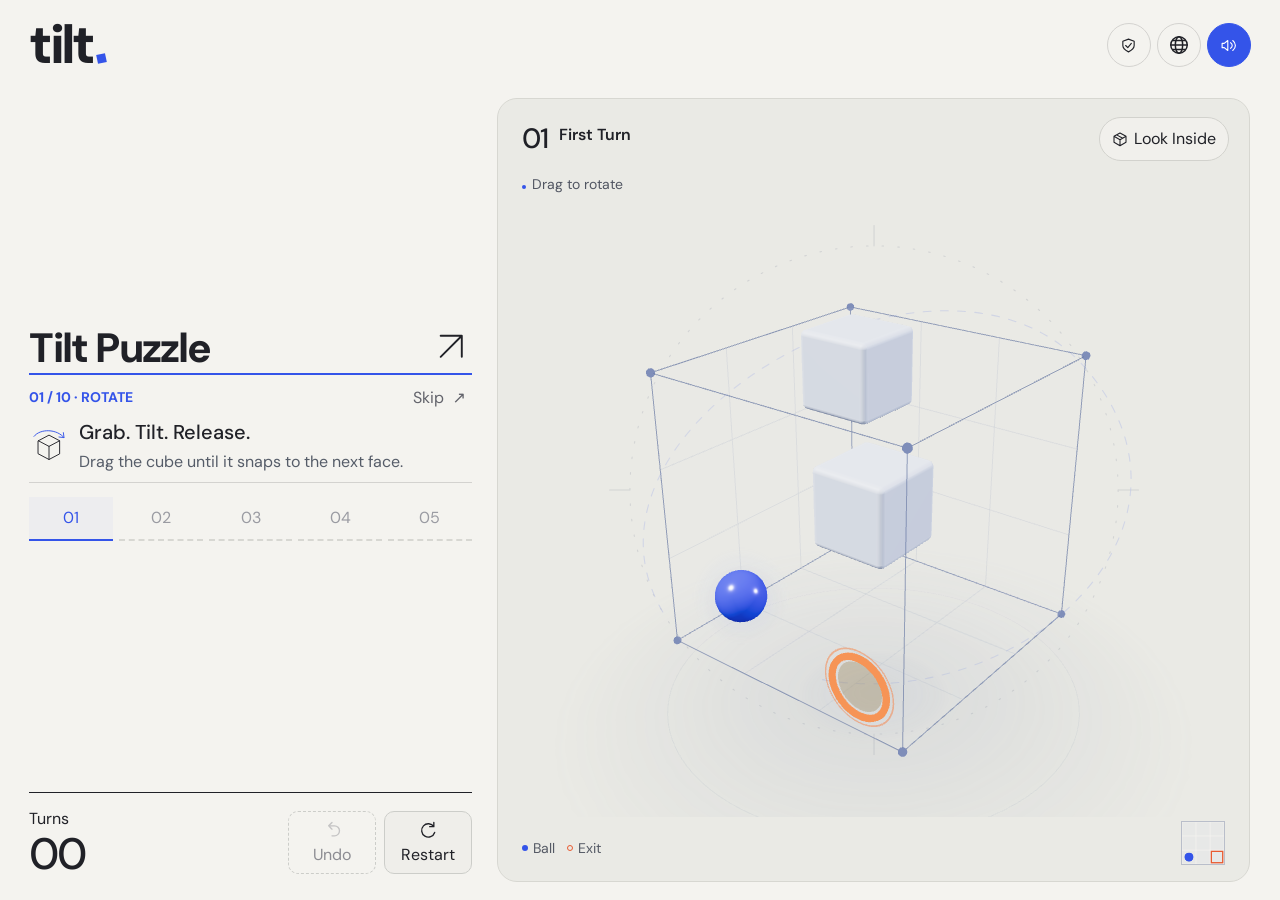
<file: index.html>
<!doctype html>
<html lang="en" data-boot-state="loading">
  <head>
    <meta charset="UTF-8" />
    <script>(()=>{const all={"en":{"title":"Tilt Puzzle","loading":"Preparing your puzzle…","label":"Loading {title}","error":"The puzzle could not start. Please try again.","retry":"Try again","errorLabel":"{title} could not start","javascript":"Please enable JavaScript to play {title}."},"ko":{"title":"틸트 퍼즐","loading":"퍼즐을 준비하고 있어요…","label":"{title} 불러오는 중","error":"퍼즐을 시작하지 못했습니다. 다시 시도해 주세요.","retry":"다시 시도","errorLabel":"{title} 시작 실패","javascript":"{title}을 플레이하려면 JavaScript를 활성화해 주세요."},"ja":{"title":"チルトパズル","loading":"パズルを準備しています…","label":"{title}を読み込み中","error":"パズルを開始できませんでした。もう一度お試しください。","retry":"もう一度試す","errorLabel":"{title}を開始できませんでした","javascript":"{title}をプレイするにはJavaScriptを有効にしてください。"},"zh-Hans":{"title":"倾转谜方","loading":"正在准备谜题…","label":"正在加载{title}","error":"无法启动谜题，请重试。","retry":"重试","errorLabel":"无法启动{title}","javascript":"请启用JavaScript以游玩{title}。"},"zh-Hant":{"title":"傾轉謎方","loading":"正在準備謎題…","label":"正在載入{title}","error":"無法啟動謎題，請重試。","retry":"重試","errorLabel":"無法啟動{title}","javascript":"請啟用JavaScript以遊玩{title}。"},"es":{"title":"Tilt Puzzle","loading":"Preparando tu puzle…","label":"Cargando {title}","error":"No se pudo iniciar el puzle. Inténtalo de nuevo.","retry":"Reintentar","errorLabel":"No se pudo iniciar {title}","javascript":"Activa JavaScript para jugar a {title}."},"pt-BR":{"title":"Tilt Puzzle","loading":"Preparando seu quebra-cabeça…","label":"Carregando {title}","error":"Não foi possível iniciar o quebra-cabeça. Tente novamente.","retry":"Tentar novamente","errorLabel":"Não foi possível iniciar {title}","javascript":"Ative o JavaScript para jogar {title}."},"de":{"title":"Tilt Puzzle","loading":"Dein Rätsel wird vorbereitet…","label":"{title} wird geladen","error":"Das Rätsel konnte nicht gestartet werden. Versuche es erneut.","retry":"Erneut versuchen","errorLabel":"{title} konnte nicht gestartet werden","javascript":"Aktiviere JavaScript, um {title} zu spielen."},"fr":{"title":"Tilt Puzzle","loading":"Préparation du casse-tête…","label":"Chargement de {title}","error":"Le casse-tête n'a pas pu démarrer. Réessaie.","retry":"Réessayer","errorLabel":"{title} n'a pas pu démarrer","javascript":"Active JavaScript pour jouer à {title}."},"id":{"title":"Tilt Puzzle","loading":"Menyiapkan teka-teki…","label":"Memuat {title}","error":"Teka-teki tidak dapat dimulai. Coba lagi.","retry":"Coba lagi","errorLabel":"{title} tidak dapat dimulai","javascript":"Aktifkan JavaScript untuk memainkan {title}."}},pick=function resolveLanguage(preferences){
 const list=typeof preferences==='string'?[preferences]:Array.isArray(preferences)?preferences:[];
 for(const raw of list){
  if(typeof raw!=='string')continue;
  const parts=raw.trim().replaceAll('_','-').toLowerCase().split('-'),base=parts[0];
  if(base==='zh'){
   if(parts.includes('hant'))return'zh-Hant';if(parts.includes('hans'))return'zh-Hans';
   return parts.some(p=>['tw','hk','mo'].includes(p))?'zh-Hant':'zh-Hans';
  };
  if(base==='pt')return'pt-BR';
  if(['en','ko','ja','es','de','fr','id'].includes(base))return base;
 };
 return'en';
};let stored;try{stored=localStorage.getItem('tilt-puzzle-language-v1');}catch{}const preference=stored==='auto'||Object.hasOwn(all,stored)?stored:'auto';const language=preference==='auto'?pick(navigator.languages||[navigator.language]):preference;const text=all[language]||all.en;window.__tiltBootLocale={language,preference,text};document.documentElement.lang=language;function value(key){return text[key].replaceAll('{title}',text.title);}function apply(){const cover=document.querySelector('#opening'),hint=document.querySelector('.opening-hint');if(!cover||!hint)return false;const mark=cover.querySelector('.opening-wordmark');if(text.title==='Tilt Puzzle'){const span=document.createElement('span');span.textContent='Puzzle';mark.replaceChildren(document.createTextNode('Tilt '),span);}else mark.textContent=text.title;hint.textContent=text.loading;cover.querySelector('#opening-error').textContent=text.error;cover.querySelector('#opening-retry').textContent=text.retry;cover.setAttribute('aria-label',value(document.documentElement.dataset.bootState==='error'?'errorLabel':'label'));document.title=text.title;return true;}const observer=new MutationObserver(()=>{if(apply())observer.disconnect();});observer.observe(document.documentElement,{childList:true,subtree:true});if(apply())observer.disconnect();})();</script>
    <script>
      // Independent of the module graph: even a failed entry/CSS load can retry.
      (()=>{
        const root=document.documentElement;let last=performance.now(),visible=0,timer;
        function retry(event){if(event.target?.id==='opening-retry'&&!root.hasAttribute('data-boot-managed'))location.reload();}
        function visibility(){last=performance.now();}
        function cleanup(removeRetry){clearTimeout(timer);window.removeEventListener('error',resourceError,true);window.removeEventListener('unhandledrejection',resourceError);document.removeEventListener('visibilitychange',visibility);if(removeRetry)document.removeEventListener('click',retry);}
        function fail(){
          if(root.dataset.bootState==='ready'||root.dataset.bootState==='error')return;
          root.dataset.bootState='error';const text=window.__tiltBootLocale?.text;document.querySelector('#opening')?.setAttribute('aria-label',text?text.errorLabel.replaceAll('{title}',text.title):'Tilt Puzzle could not start');
          document.querySelectorAll('link[rel="stylesheet"]').forEach(link=>link.remove());
          document.dispatchEvent(new Event('tilt:opening-error'));cleanup(false);
        }
        function resourceError(event){
          const target=event.target;
          if(event.type==='unhandledrejection'||event.error||event.message||target?.tagName==='SCRIPT'||(target?.tagName==='LINK'&&target.rel==='stylesheet'))fail();
        }
        function tick(){
          const now=performance.now();
          if(root.dataset.bootState==='ready'){cleanup(true);return;}
          if(root.hasAttribute('data-boot-managed'))return;
          if(!document.hidden)visible+=Math.max(0,now-last);last=now;
          if(visible>=15000){fail();return;}timer=setTimeout(tick,250);
        }
        document.addEventListener('click',retry);document.addEventListener('visibilitychange',visibility);
        window.addEventListener('error',resourceError,true);window.addEventListener('unhandledrejection',resourceError);
        document.addEventListener('tilt:opening-finished',()=>cleanup(true),{once:true});document.addEventListener('tilt:opening-failed',()=>cleanup(true),{once:true});
        timer=setTimeout(tick,250);
      })();
    </script>
    <meta name="viewport" content="width=device-width, initial-scale=1, viewport-fit=cover" />
    <meta name="theme-color" content="#f4f3ef" />
    <meta name="description" content="Rotate the cube and guide the ball to the exit. Explore 100 gravity puzzles with keys and portals." />
    <title>Tilt Puzzle</title>
    <style>
      html,body{margin:0;background:#f4f3ef}
      html[data-boot-state="loading"] .app,html[data-boot-state="error"] .app{visibility:hidden!important}
      html:not([data-boot-state="ready"]) .app{pointer-events:none!important}
      #opening{position:fixed;inset:0;z-index:10000;display:grid;place-items:center;overflow:hidden;background:#f4f3ef;color:#202127;font-family:'DM Sans',system-ui,sans-serif;isolation:isolate}
      .opening-content{display:flex;flex-direction:column;align-items:center;text-align:center;padding:24px}
      #opening svg{fill:none;stroke:none}
      .opening-mark{display:block;width:176px;height:176px;overflow:visible;transform-origin:50% 55%;animation:opening-settle .7s cubic-bezier(.2,.75,.2,1) both}
      .opening-wire{stroke-dasharray:1;stroke-dashoffset:1;animation:opening-draw .4s .04s ease-out forwards}
      .opening-blocks{opacity:0;animation:opening-appear .25s .17s ease-out forwards}
      .opening-ball{opacity:0;transform-box:fill-box;transform-origin:center;animation:opening-roll .42s .17s cubic-bezier(.2,.75,.2,1) forwards}
      .opening-exit{opacity:0;animation:opening-exit .3s .38s ease-out forwards}
      .opening-wordmark{font-size:34px;font-weight:800;line-height:1.2;letter-spacing:-1.4px;margin:0;opacity:0;animation:opening-appear .24s .34s ease-out forwards}.opening-wordmark span{color:#3454e9}
      .opening-hint{position:absolute;bottom:max(24px,env(safe-area-inset-bottom));font-size:12px;color:#62636b;opacity:0;animation:opening-appear .2s 1.2s ease-out forwards}
      #opening-error{display:none;max-width:280px;font-size:14px;line-height:1.5;margin:18px 0 0}
      #opening-retry{display:none;margin-top:14px;border:1px solid #b8b9bf;border-radius:12px;padding:12px 22px;font:600 14px system-ui;background:#f4f3ef;color:#202127;cursor:pointer}
      html[data-boot-state="leaving"] #opening{animation:opening-reveal .28s ease-in-out both}
      html[data-boot-state="ready"] #opening{display:none}
      html[data-boot-state="error"] #opening-error,html[data-boot-state="error"] #opening-retry{display:block}
      html[data-boot-state="error"] .opening-hint{display:none}
      html[data-boot-state="error"] #opening .opening-mark,html[data-boot-state="error"] #opening .opening-blocks,html[data-boot-state="error"] #opening .opening-ball,html[data-boot-state="error"] #opening .opening-exit,html[data-boot-state="error"] #opening .opening-wordmark{animation:none;opacity:1;transform:none}html[data-boot-state="error"] .opening-wire{animation:none;stroke-dashoffset:0}
      html[data-boot-paused="true"] #opening,html[data-boot-paused="true"] #opening *{animation-play-state:paused!important}
      @keyframes opening-draw{to{stroke-dashoffset:0}}@keyframes opening-appear{to{opacity:1}}
      @keyframes opening-settle{from{transform:translateY(5px) rotate(-4deg) scale(.96)}to{transform:translateY(0) rotate(0) scale(1)}}
      @keyframes opening-roll{from{opacity:0;transform:translate(-18px,-8px) scale(.82)}to{opacity:1;transform:translate(0,0) scale(1)}}
      @keyframes opening-exit{0%{opacity:0;stroke-width:2}65%{opacity:1;stroke-width:3.4}100%{opacity:1;stroke-width:2.7}}
      @keyframes opening-reveal{from{opacity:1}to{opacity:0}}
      @media(prefers-reduced-motion:reduce){#opening .opening-mark,#opening .opening-blocks,#opening .opening-ball,#opening .opening-exit,#opening .opening-wordmark{animation:none;opacity:1;transform:none}.opening-wire{animation:none;stroke-dashoffset:0}html[data-boot-state="leaving"] #opening{animation-duration:.12s}}
    </style>
    <script type="module" crossorigin src="./assets/index--j5oKRgS.js"></script>
    <link rel="stylesheet" crossorigin href="./assets/index-Z4o74-ca.css">
  </head>
  <body>
    <div id="opening" role="status" aria-label="Loading Tilt Puzzle" aria-live="polite">
      <div class="opening-content">
        <svg class="opening-mark" viewBox="20 20 68 72" aria-hidden="true">
          <defs><linearGradient id="opening-white" x2=".8" y2="1"><stop stop-color="#fff"/><stop offset="1" stop-color="#d5dce7"/></linearGradient><radialGradient id="opening-blue" cx=".32" cy=".25" r=".8"><stop stop-color="#91a7ff"/><stop offset=".45" stop-color="#3454e9"/><stop offset="1" stop-color="#1c38b5"/></radialGradient></defs>
          <g class="opening-blocks" fill="url(#opening-white)" stroke="#c4cddd" stroke-width=".5"><path d="M39 42 48 37 57 42 57 54 48 60 39 54Z"/><path d="M55 64 64 59 72 64 72 75 64 80 55 75Z"/></g>
          <path class="opening-wire" pathLength="1" d="M31 43 53 30 77 42 77 68 54 82 31 68Z M31 43 54 56 77 42 M54 56 54 82 M53 30 53 54 M31 68 53 54 77 68" fill="none" stroke="#3454e9" stroke-width="1.45" stroke-linejoin="round"/>
          <path class="opening-exit" d="M66 52C73 47 75 63 68 68C62 72 60 57 66 52Z" fill="none" stroke="#f06b3e" stroke-width="2.7"/>
          <g class="opening-ball"><circle cx="44" cy="64" r="7" fill="url(#opening-blue)"/><ellipse cx="42" cy="61.5" rx="2.1" ry="1" fill="#fff" opacity=".45"/></g>
        </svg>
        <p class="opening-wordmark" data-brand-text>Tilt <span>Puzzle</span></p>
        <p id="opening-error" role="alert" data-i18n="opening.error">The puzzle could not start. Please try again.</p><button id="opening-retry" type="button" data-i18n="opening.retry">Try again</button>
        <noscript><p>Please enable JavaScript to play Tilt Puzzle.</p></noscript>
      </div>
      <span class="opening-hint" data-i18n="opening.loading">Preparing your puzzle…</span>
    </div>
    <main class="app" data-motion="idle" inert aria-hidden="true">
      <header class="header">
        <a class="wordmark" href="./" aria-label="Tilt Puzzle home" data-i18n-aria-label="ui.home">tilt<span></span></a>
        <span class="edition">TILT PUZZLE<br><span id="header-chapter">CHAPTER / 01</span></span>
        <div class="header-actions"><button id="privacy" class="icon-button" aria-label="Privacy"><svg viewBox="0 0 24 24" aria-hidden="true"><path d="M12 3 20 6v6c0 4-4 7-8 9-4-2-8-5-8-9V6z"/><path d="m8 12 3 3 5-6"/></svg></button><button id="language" class="icon-button language-button" aria-label="Choose language" data-i18n-aria-label="ui.languageLabel"><svg viewBox="0 0 24 24" aria-hidden="true"><circle cx="12" cy="12" r="9"/><ellipse cx="12" cy="12" rx="4" ry="9"/><path d="M3 12h18M5 7h14M5 17h14"/></svg></button><button class="icon-button" id="sound" aria-label="Turn sound off" aria-pressed="true"></button></div>
      </header>

      <section class="heading">
        <p class="eyebrow chapter-caption"><span></span><b id="chapter-caption">CH 01 · Gravity at Your Fingertips</b><em id="stage-progress">01 / 100</em></p>
        <h1><span id="game-title" data-brand-text style="color:inherit">Tilt <span>Puzzle</span></span><svg viewBox="0 0 40 40" aria-hidden="true"><path d="M8 29 30 7M8 7h22v22"/></svg></h1>
        <p class="description" id="stage-description">Rotate the cube. Reach the orange exit.</p>
        <aside class="tutorial" id="tutorial" aria-label="Quick start guide" data-i18n-aria-label="ui.guideLabel" hidden>
          <div class="tutorial-top"><span class="tutorial-topic">01 / 10 · ROTATE</span><button id="tutorial-skip" type="button" aria-label="Skip quick start guide" data-i18n-aria-label="ui.skipLabel"><span data-i18n="ui.skip">Skip</span><span aria-hidden="true">↗</span></button></div>
          <div class="tutorial-content">
            <svg class="tutorial-art" viewBox="0 0 64 64" aria-hidden="true">
              <g class="lesson-rotate"><path d="m15 22 17-9 17 9v21l-17 9-17-9zM15 22l17 9 17-9M32 31v21"/><path class="tutorial-arrow" d="M8 15C18 2 45 3 56 17m-1-8 1 8-8-1"/></g>
              <g class="lesson-wall"><path d="M10 43h43V14M48 14h10M48 23h10M48 32h10M48 41h10"/><circle class="tutorial-ball" cx="19" cy="34" r="6"/><path class="tutorial-arrow" d="M29 34h15m-5-5 5 5-5 5"/></g>
              <g class="lesson-exit"><path d="M13 12h38v34H39m-14 0H13z"/><circle class="tutorial-ball" cx="32" cy="23" r="6"/><path class="tutorial-arrow" d="M32 34v24m-5-5 5 5 5-5"/><path class="tutorial-exit" d="M25 46h14"/></g>
              <g class="lesson-key"><circle cx="18" cy="17" r="9"/><path d="M18 26v27m0-8h8m-8-8h8M40 14h15v38H40M45 20v26m5-26v26"/></g>
              <g class="lesson-portal"><ellipse cx="14" cy="32" rx="9" ry="19"/><ellipse cx="50" cy="32" rx="9" ry="19"/><path class="tutorial-arrow" d="M26 32h12m-5-5 5 5-5 5"/><circle class="tutorial-ball" cx="14" cy="32" r="4"/></g>
              <g class="lesson-combo"><circle cx="17" cy="13" r="6"/><path d="M17 19v15m0-6h6M28 15h22"/><ellipse cx="16" cy="48" rx="7" ry="12"/><ellipse cx="49" cy="48" rx="7" ry="12"/><path class="tutorial-arrow" d="M27 48h11m-4-4 4 4-4 4"/></g>
            </svg>
            <div class="tutorial-copy" role="status" aria-live="polite" aria-atomic="true"><h2>Grab. Tilt. Release.</h2><p class="tutorial-body">Drag the cube until it snaps to the next face.</p></div>
          </div>
          <div class="tutorial-bottom"><div class="tutorial-steps" aria-hidden="true"><i></i><i></i><i></i><i></i><i></i><i></i><i></i><i></i><i></i><i></i></div><span class="tutorial-tip">Arrow keys work too.</span></div>
        </aside>
        <button class="tutorial-open" id="tutorial-open" type="button" aria-controls="tutorial" hidden><span data-i18n="ui.quickGuide">Quick guide</span><span aria-hidden="true">↗</span></button>
        <nav class="stage-route" id="stage-route" aria-label="Select stage" data-i18n-aria-label="ui.stageSelect"></nav>
      </section>

      <section class="play-area" aria-label="Drag to rotate the 3D puzzle" data-i18n-aria-label="ui.playArea">
        <div class="stage-top"><span class="level-label"><b id="stage-number">01</b><span><span id="stage-name">First Turn</span><small id="stage-label">FIRST TURN</small></span></span><button id="peek" class="peek" aria-pressed="false"><svg viewBox="0 0 24 24" aria-hidden="true"><path d="M12 3 21 8v9l-9 5-9-5V8zM3 8l9 5 9-5m-9 5v9M7 5.8l9 5"/></svg><span data-i18n="ui.lookInside">Look Inside</span></button></div>
        <div class="stage-status"><span class="status" id="status" role="status" aria-live="polite"><i></i> Drag to rotate</span><span class="mechanic-badge" id="mechanic-badge">STAGE 01 / 100</span></div>
        <svg class="motion-guide" viewBox="0 0 400 400" aria-hidden="true"><circle cx="200" cy="200" r="156"/><path d="M200 31v13m0 312v13M31 200h13m312 0h13"/><path class="orbit" d="M65 278C-6 157 245 18 335 122s-45 222-169 199"/></svg>
        <div class="scene" id="scene"><canvas id="game" tabindex="0" aria-label="Drag the cube to rotate. Arrow keys tilt, Q and E twist, Z undoes, and R restarts." data-i18n-aria-label="ui.canvas"></canvas></div>
        <div class="grab-cursor" aria-hidden="true"><svg viewBox="0 0 60 60"><circle cx="30" cy="30" r="23"/><circle class="grip-progress" cx="30" cy="30" r="23" pathLength="100"/><path d="M30 1v8m0 42v8M1 30h8m42 0h8"/></svg><span>GRAB</span></div>
        <div class="snap-lock" id="snap-lock" aria-hidden="true"><svg viewBox="0 0 220 220"><circle cx="110" cy="110" r="76"/><path d="M25 58V25h33m104 0h33v33M25 162v33h33m104 0h33v-33"/><path class="snap-ticks" d="M110 15v14m81 81h14M110 191v14M15 110h14"/></svg><span>90<span>°</span><small>ALIGNED</small></span></div>
        <div class="exit-ripple" id="exit-ripple" aria-hidden="true"><i></i><i></i><i></i><b></b><b></b><b></b><b></b><b></b><b></b><b></b><b></b></div>
        <div class="stage-entry" id="stage-entry" aria-hidden="true"><span id="entry-number">02</span><small id="entry-name">A Little Detour</small></div>
        <div class="rotation-track" aria-hidden="true"><span></span></div>
        <div class="scene-label"><span><i class="legend-ball"></i><span data-i18n="ui.ball">Ball</span></span><span><i class="legend-exit"></i><span data-i18n="ui.exit">Exit</span></span></div>
        <div class="position-map" id="position-map" role="img"><canvas width="100" height="100" aria-hidden="true"></canvas><span></span></div>
        <div class="gesture-hint" id="gesture-hint"><svg viewBox="0 0 28 20" aria-hidden="true"><path d="m4 10 4-4M4 10l4 4M4 10h20m0 0-4-4m4 4-4 4"/></svg><span data-i18n="ui.gesture">Grab, rotate, release</span></div>
        <div class="feedback" id="feedback" role="status" aria-live="polite"></div>
        <div class="complete" id="complete" hidden>
          <div class="complete-mark" aria-hidden="true"><span>✳</span></div><p class="eyebrow" id="clear-caption">STAGE 01 CLEAR</p><h2 id="clear-title">First Turn<br><span>Clear!</span></h2><p id="result"></p><button id="next" class="primary">Next Stage <span>↗</span></button><button id="again" class="replay-button"><span data-i18n="ui.playAgain">Play Again</span> ↺</button>
        </div>
      </section>

      <section class="dashboard" aria-label="Turn count and puzzle controls" data-i18n-aria-label="ui.controls">
        <div class="stat"><span class="stat-label" data-i18n="ui.turns">Turns</span><strong id="moves">00</strong></div>
        <div class="dashboard-actions"><button class="tool" id="undo" disabled><svg viewBox="0 0 24 24" aria-hidden="true"><path d="M8 7h7a6 6 0 0 1 0 12h-3M8 7l4-4M8 7l4 4"/></svg><span data-i18n="ui.undo">Undo</span></button><button class="tool" id="reset"><svg viewBox="0 0 24 24" aria-hidden="true"><path d="M19 8a8 8 0 1 0 1 7M19 3v5h-5"/></svg><span data-i18n="ui.restart">Restart</span></button></div>
      </section>
    </main>
  </body>
</html>
</file>
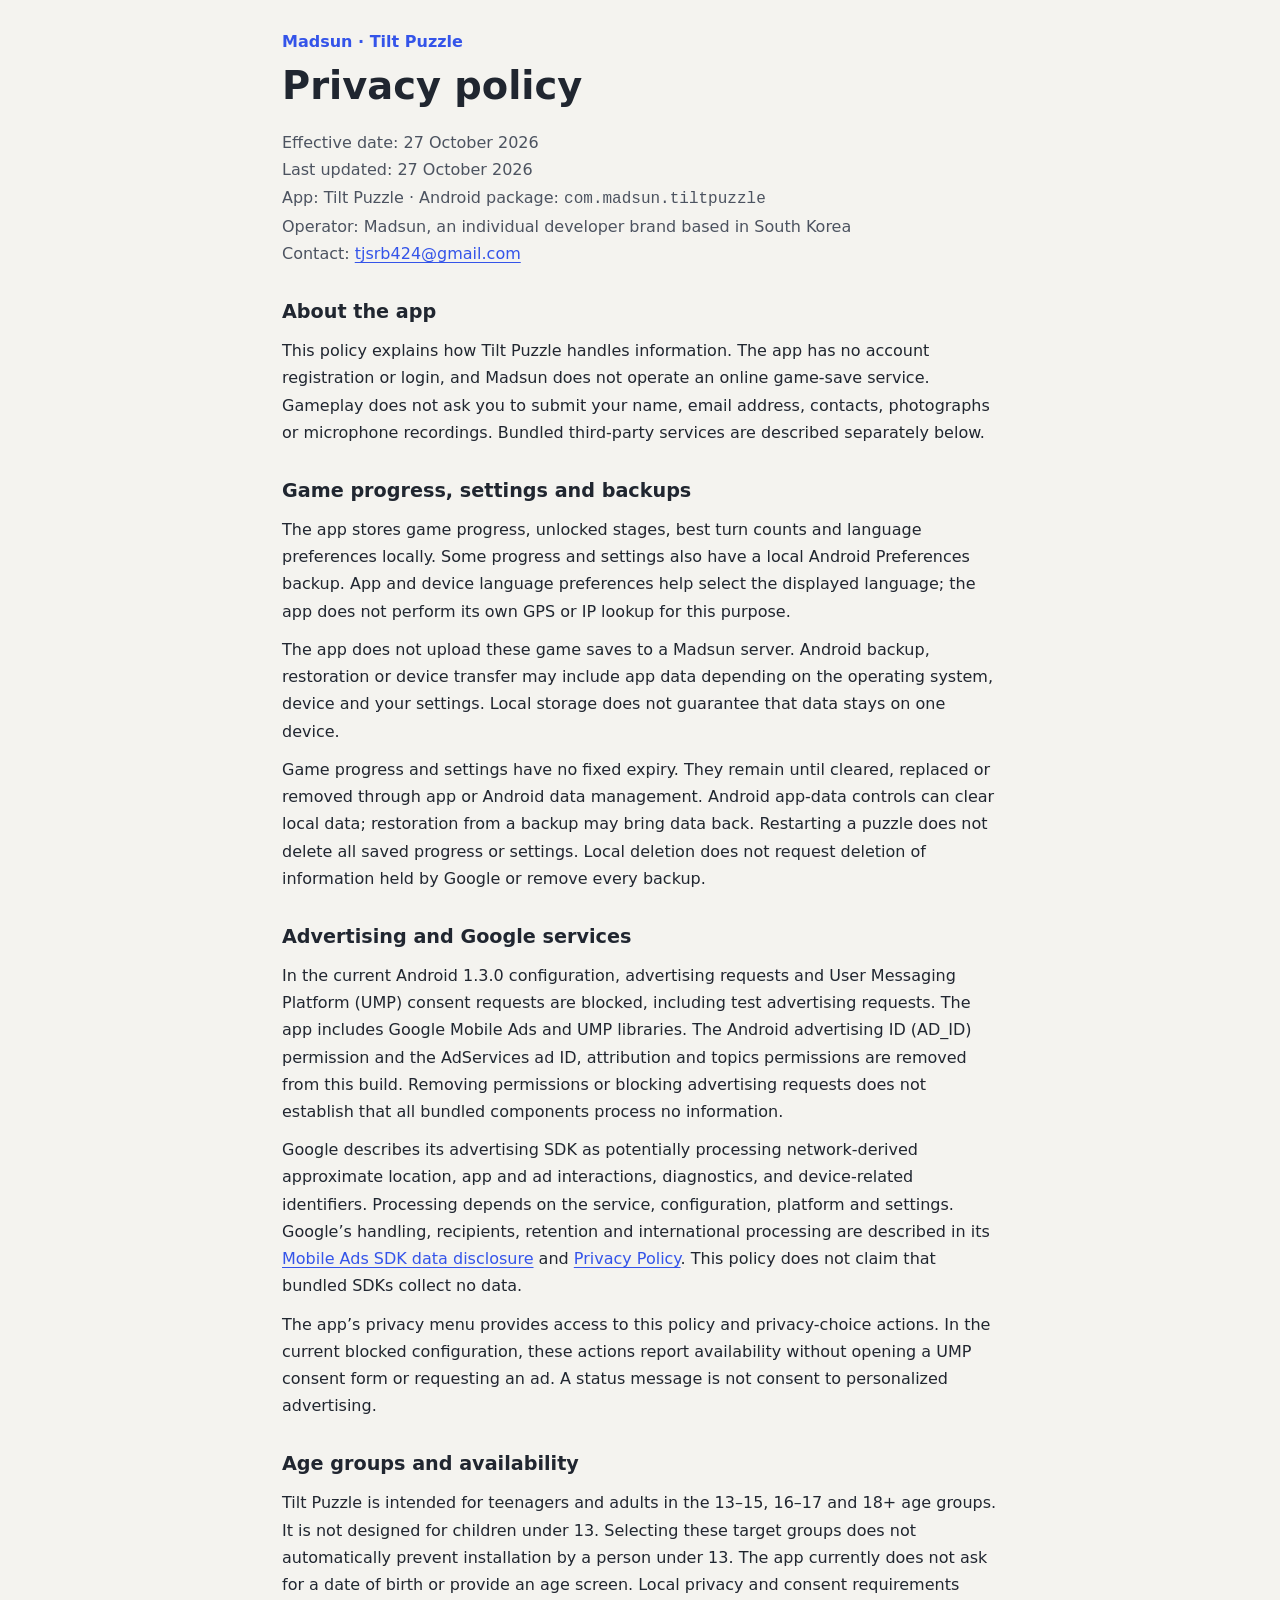
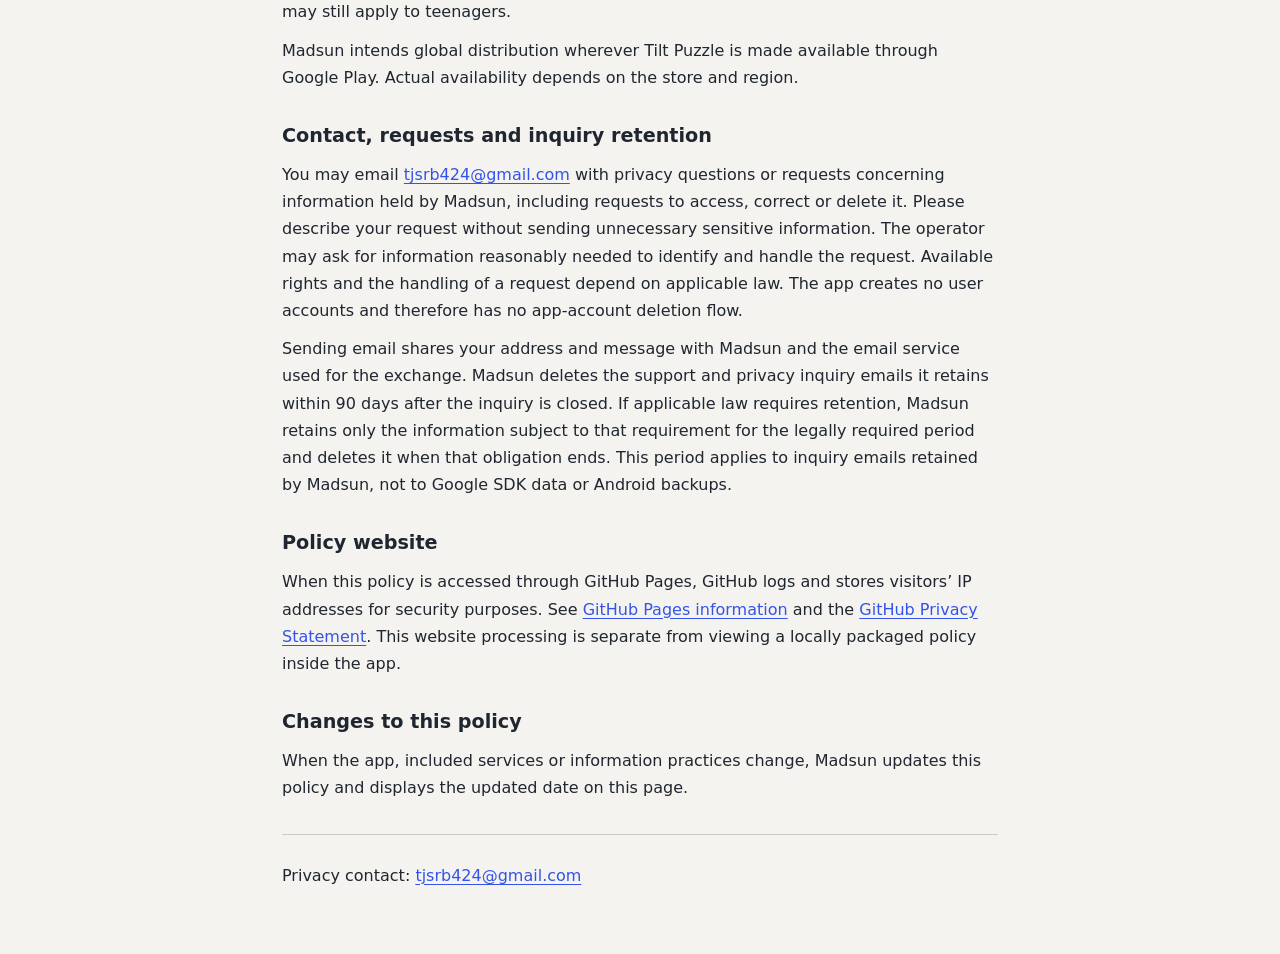
<file: privacy/en.html>
<!doctype html>
<html lang="en">
<head>
  <meta charset="utf-8">
  <meta name="viewport" content="width=device-width, initial-scale=1">
  <meta name="color-scheme" content="light">
  <title>Tilt Puzzle — Privacy policy</title>
  <style>
    :root { color-scheme: light; font-family: system-ui, sans-serif; color: #202630; background: #f4f3ef; font-size: 16px; }
    * { box-sizing: border-box; }
    body { margin: 0; line-height: 1.7; }
    main { max-width: 760px; margin: auto; padding: 28px 22px 56px; overflow-wrap: anywhere; }
    h1 { font-size: clamp(1.65rem, 5vw, 2.4rem); line-height: 1.2; margin: .5rem 0 1.25rem; }
    h2 { font-size: 1.2rem; line-height: 1.4; margin: 2rem 0 .6rem; }
    p, ul { margin: .7rem 0; }
    a { color: #3454e9; text-underline-offset: .18em; }
    a:focus-visible { outline: 3px solid #3454e9; outline-offset: 4px; }
    .eyebrow { color: #3454e9; font-weight: 700; margin: 0; }
    .notice { border-left: 4px solid #3454e9; background: #fff; padding: 14px 18px; margin: 1.25rem 0; }
    .meta { color: #4c5360; }
    footer { border-top: 1px solid #cccac4; margin-top: 2rem; padding-top: 1rem; }
  </style>
</head>
<body>
<main>
<p class="eyebrow">Madsun · Tilt Puzzle</p>
<h1>Privacy policy</h1>
<p class="meta">Effective date: 27 October 2026<br>Last updated: 27 October 2026<br>App: Tilt Puzzle · Android package: <code>com.madsun.tiltpuzzle</code><br>Operator: Madsun, an individual developer brand based in South Korea<br>Contact: <a href="mailto:tjsrb424@gmail.com">tjsrb424@gmail.com</a></p>
<section><h2>About the app</h2>
<p>This policy explains how Tilt Puzzle handles information. The app has no account registration or login, and Madsun does not operate an online game-save service. Gameplay does not ask you to submit your name, email address, contacts, photographs or microphone recordings. Bundled third-party services are described separately below.</p></section>
<section><h2>Game progress, settings and backups</h2>
<p>The app stores game progress, unlocked stages, best turn counts and language preferences locally. Some progress and settings also have a local Android Preferences backup. App and device language preferences help select the displayed language; the app does not perform its own GPS or IP lookup for this purpose.</p>
<p>The app does not upload these game saves to a Madsun server. Android backup, restoration or device transfer may include app data depending on the operating system, device and your settings. Local storage does not guarantee that data stays on one device.</p>
<p>Game progress and settings have no fixed expiry. They remain until cleared, replaced or removed through app or Android data management. Android app-data controls can clear local data; restoration from a backup may bring data back. Restarting a puzzle does not delete all saved progress or settings. Local deletion does not request deletion of information held by Google or remove every backup.</p></section>
<section><h2>Advertising and Google services</h2>
<p>In the current Android 1.3.0 configuration, advertising requests and User Messaging Platform (UMP) consent requests are blocked, including test advertising requests. The app includes Google Mobile Ads and UMP libraries. The Android advertising ID (AD_ID) permission and the AdServices ad ID, attribution and topics permissions are removed from this build. Removing permissions or blocking advertising requests does not establish that all bundled components process no information.</p>
<p>Google describes its advertising SDK as potentially processing network-derived approximate location, app and ad interactions, diagnostics, and device-related identifiers. Processing depends on the service, configuration, platform and settings. Google’s handling, recipients, retention and international processing are described in its <a href="https://developers.google.com/admob/android/privacy/play-data-disclosure?hl=en">Mobile Ads SDK data disclosure</a> and <a href="https://policies.google.com/privacy?hl=en">Privacy Policy</a>. This policy does not claim that bundled SDKs collect no data.</p>
<p>The app’s privacy menu provides access to this policy and privacy-choice actions. In the current blocked configuration, these actions report availability without opening a UMP consent form or requesting an ad. A status message is not consent to personalized advertising.</p></section>
<section><h2>Age groups and availability</h2>
<p>Tilt Puzzle is intended for teenagers and adults in the 13–15, 16–17 and 18+ age groups. It is not designed for children under 13. Selecting these target groups does not automatically prevent installation by a person under 13. The app currently does not ask for a date of birth or provide an age screen. Local privacy and consent requirements may still apply to teenagers.</p>
<p>Madsun intends global distribution wherever Tilt Puzzle is made available through Google Play. Actual availability depends on the store and region.</p></section>
<section><h2>Contact, requests and inquiry retention</h2>
<p>You may email <a href="mailto:tjsrb424@gmail.com">tjsrb424@gmail.com</a> with privacy questions or requests concerning information held by Madsun, including requests to access, correct or delete it. Please describe your request without sending unnecessary sensitive information. The operator may ask for information reasonably needed to identify and handle the request. Available rights and the handling of a request depend on applicable law. The app creates no user accounts and therefore has no app-account deletion flow.</p>
<p>Sending email shares your address and message with Madsun and the email service used for the exchange. Madsun deletes the support and privacy inquiry emails it retains within 90 days after the inquiry is closed. If applicable law requires retention, Madsun retains only the information subject to that requirement for the legally required period and deletes it when that obligation ends. This period applies to inquiry emails retained by Madsun, not to Google SDK data or Android backups.</p></section>
<section><h2>Policy website</h2>
<p>When this policy is accessed through GitHub Pages, GitHub logs and stores visitors’ IP addresses for security purposes. See <a href="https://docs.github.com/en/pages/getting-started-with-github-pages/what-is-github-pages">GitHub Pages information</a> and the <a href="https://docs.github.com/en/site-policy/privacy-policies/github-general-privacy-statement">GitHub Privacy Statement</a>. This website processing is separate from viewing a locally packaged policy inside the app.</p></section>
<section><h2>Changes to this policy</h2>
<p>When the app, included services or information practices change, Madsun updates this policy and displays the updated date on this page.</p></section>
<footer><p>Privacy contact: <a href="mailto:tjsrb424@gmail.com">tjsrb424@gmail.com</a></p></footer>
</main>
</body>
</html>
</file>
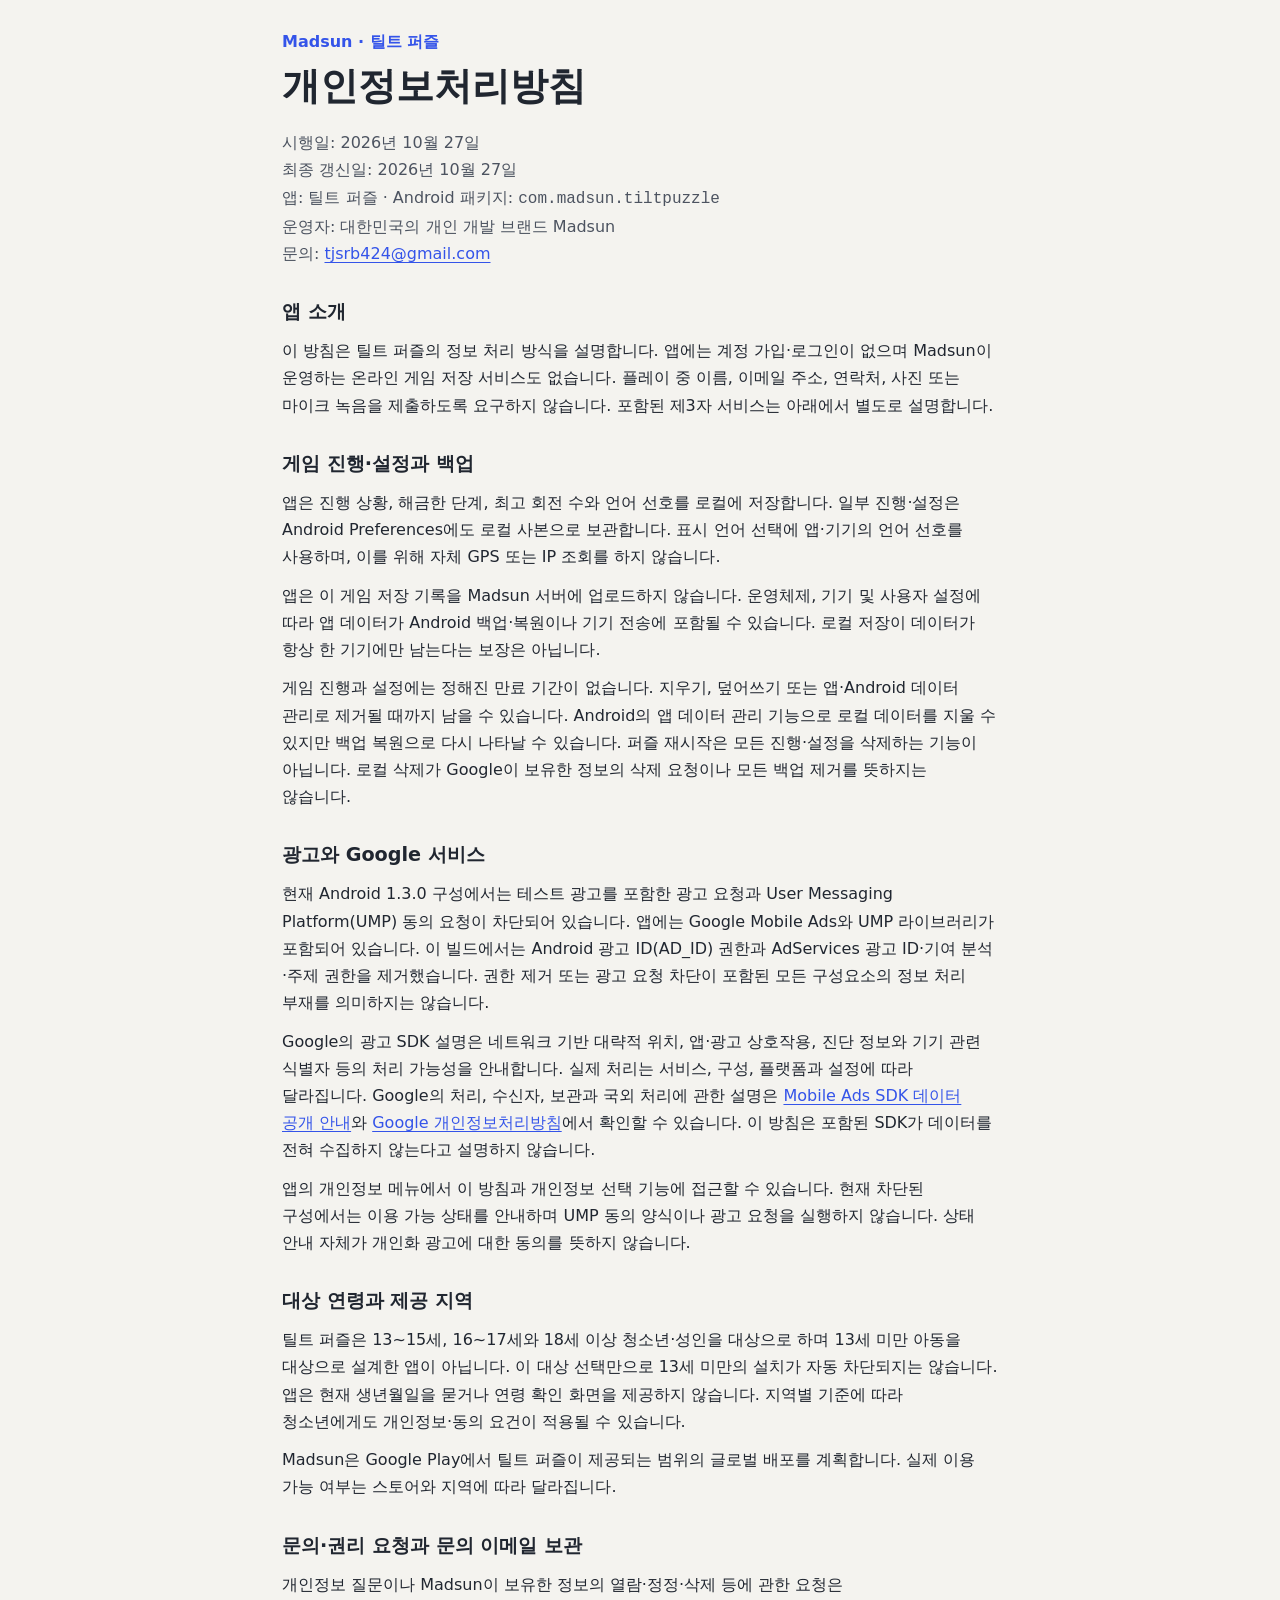
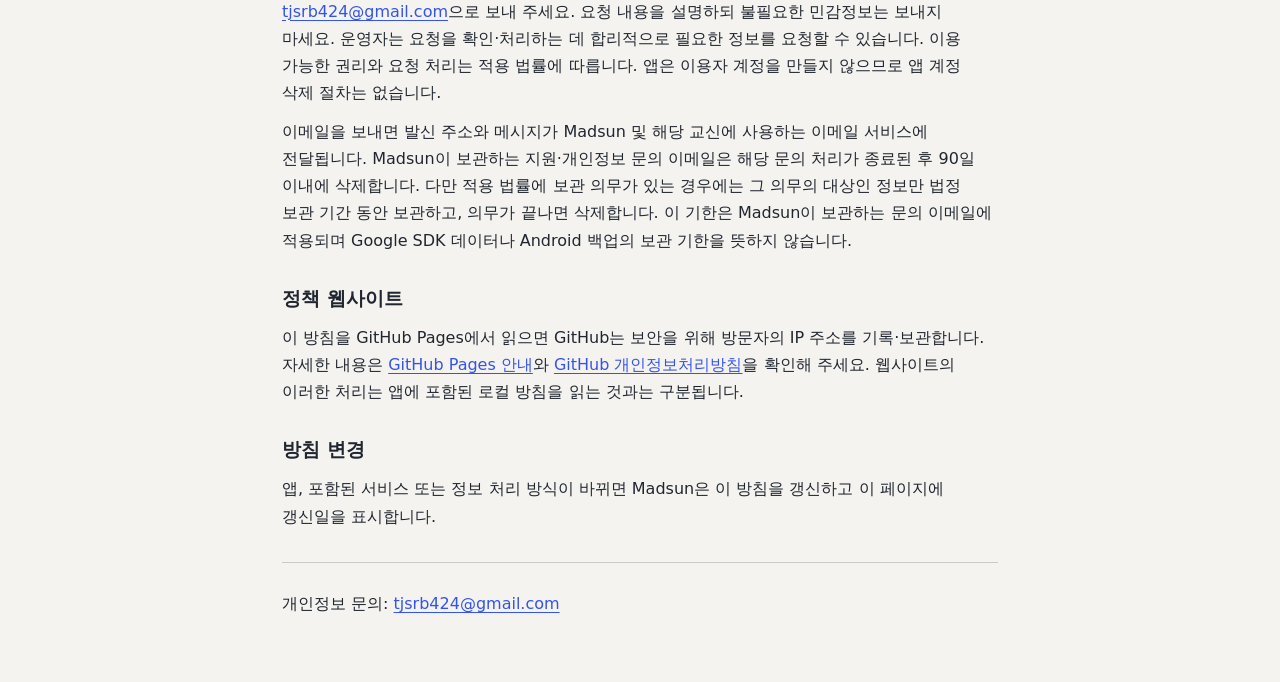
<file: privacy/ko.html>
<!doctype html>
<html lang="ko">
<head>
  <meta charset="utf-8">
  <meta name="viewport" content="width=device-width, initial-scale=1">
  <meta name="color-scheme" content="light">
  <title>틸트 퍼즐 — 개인정보처리방침</title>
  <style>
    :root { color-scheme: light; font-family: 'Malgun Gothic', 'Apple SD Gothic Neo', 'Noto Sans KR', system-ui, sans-serif; color: #202630; background: #f4f3ef; font-size: 16px; }
    * { box-sizing: border-box; }
    body { margin: 0; line-height: 1.7; word-break: keep-all; }
    main { max-width: 760px; margin: auto; padding: 28px 22px 56px; overflow-wrap: anywhere; }
    h1 { font-size: clamp(1.65rem, 5vw, 2.4rem); line-height: 1.2; margin: .5rem 0 1.25rem; }
    h2 { font-size: 1.2rem; line-height: 1.4; margin: 2rem 0 .6rem; }
    p, ul { margin: .7rem 0; }
    a { color: #3454e9; text-underline-offset: .18em; }
    a:focus-visible { outline: 3px solid #3454e9; outline-offset: 4px; }
    .eyebrow { color: #3454e9; font-weight: 700; margin: 0; }
    .notice { border-left: 4px solid #3454e9; background: #fff; padding: 14px 18px; margin: 1.25rem 0; }
    .meta { color: #4c5360; }
    footer { border-top: 1px solid #cccac4; margin-top: 2rem; padding-top: 1rem; }
  </style>
</head>
<body>
<main>
<p class="eyebrow">Madsun · 틸트 퍼즐</p>
<h1>개인정보처리방침</h1>
<p class="meta">시행일: 2026년 10월 27일<br>최종 갱신일: 2026년 10월 27일<br>앱: 틸트 퍼즐 · Android 패키지: <code>com.madsun.tiltpuzzle</code><br>운영자: 대한민국의 개인 개발 브랜드 Madsun<br>문의: <a href="mailto:tjsrb424@gmail.com">tjsrb424@gmail.com</a></p>
<section><h2>앱 소개</h2>
<p>이 방침은 틸트 퍼즐의 정보 처리 방식을 설명합니다. 앱에는 계정 가입·로그인이 없으며 Madsun이 운영하는 온라인 게임 저장 서비스도 없습니다. 플레이 중 이름, 이메일 주소, 연락처, 사진 또는 마이크 녹음을 제출하도록 요구하지 않습니다. 포함된 제3자 서비스는 아래에서 별도로 설명합니다.</p></section>
<section><h2>게임 진행·설정과 백업</h2>
<p>앱은 진행 상황, 해금한 단계, 최고 회전 수와 언어 선호를 로컬에 저장합니다. 일부 진행·설정은 Android Preferences에도 로컬 사본으로 보관합니다. 표시 언어 선택에 앱·기기의 언어 선호를 사용하며, 이를 위해 자체 GPS 또는 IP 조회를 하지 않습니다.</p>
<p>앱은 이 게임 저장 기록을 Madsun 서버에 업로드하지 않습니다. 운영체제, 기기 및 사용자 설정에 따라 앱 데이터가 Android 백업·복원이나 기기 전송에 포함될 수 있습니다. 로컬 저장이 데이터가 항상 한 기기에만 남는다는 보장은 아닙니다.</p>
<p>게임 진행과 설정에는 정해진 만료 기간이 없습니다. 지우기, 덮어쓰기 또는 앱·Android 데이터 관리로 제거될 때까지 남을 수 있습니다. Android의 앱 데이터 관리 기능으로 로컬 데이터를 지울 수 있지만 백업 복원으로 다시 나타날 수 있습니다. 퍼즐 재시작은 모든 진행·설정을 삭제하는 기능이 아닙니다. 로컬 삭제가 Google이 보유한 정보의 삭제 요청이나 모든 백업 제거를 뜻하지는 않습니다.</p></section>
<section><h2>광고와 Google 서비스</h2>
<p>현재 Android 1.3.0 구성에서는 테스트 광고를 포함한 광고 요청과 User Messaging Platform(UMP) 동의 요청이 차단되어 있습니다. 앱에는 Google Mobile Ads와 UMP 라이브러리가 포함되어 있습니다. 이 빌드에서는 Android 광고 ID(AD_ID) 권한과 AdServices 광고 ID·기여 분석·주제 권한을 제거했습니다. 권한 제거 또는 광고 요청 차단이 포함된 모든 구성요소의 정보 처리 부재를 의미하지는 않습니다.</p>
<p>Google의 광고 SDK 설명은 네트워크 기반 대략적 위치, 앱·광고 상호작용, 진단 정보와 기기 관련 식별자 등의 처리 가능성을 안내합니다. 실제 처리는 서비스, 구성, 플랫폼과 설정에 따라 달라집니다. Google의 처리, 수신자, 보관과 국외 처리에 관한 설명은 <a href="https://developers.google.com/admob/android/privacy/play-data-disclosure?hl=en">Mobile Ads SDK 데이터 공개 안내</a>와 <a href="https://policies.google.com/privacy?hl=ko">Google 개인정보처리방침</a>에서 확인할 수 있습니다. 이 방침은 포함된 SDK가 데이터를 전혀 수집하지 않는다고 설명하지 않습니다.</p>
<p>앱의 개인정보 메뉴에서 이 방침과 개인정보 선택 기능에 접근할 수 있습니다. 현재 차단된 구성에서는 이용 가능 상태를 안내하며 UMP 동의 양식이나 광고 요청을 실행하지 않습니다. 상태 안내 자체가 개인화 광고에 대한 동의를 뜻하지 않습니다.</p></section>
<section><h2>대상 연령과 제공 지역</h2>
<p>틸트 퍼즐은 13~15세, 16~17세와 18세 이상 청소년·성인을 대상으로 하며 13세 미만 아동을 대상으로 설계한 앱이 아닙니다. 이 대상 선택만으로 13세 미만의 설치가 자동 차단되지는 않습니다. 앱은 현재 생년월일을 묻거나 연령 확인 화면을 제공하지 않습니다. 지역별 기준에 따라 청소년에게도 개인정보·동의 요건이 적용될 수 있습니다.</p>
<p>Madsun은 Google Play에서 틸트 퍼즐이 제공되는 범위의 글로벌 배포를 계획합니다. 실제 이용 가능 여부는 스토어와 지역에 따라 달라집니다.</p></section>
<section><h2>문의·권리 요청과 문의 이메일 보관</h2>
<p>개인정보 질문이나 Madsun이 보유한 정보의 열람·정정·삭제 등에 관한 요청은 <a href="mailto:tjsrb424@gmail.com">tjsrb424@gmail.com</a>으로 보내 주세요. 요청 내용을 설명하되 불필요한 민감정보는 보내지 마세요. 운영자는 요청을 확인·처리하는 데 합리적으로 필요한 정보를 요청할 수 있습니다. 이용 가능한 권리와 요청 처리는 적용 법률에 따릅니다. 앱은 이용자 계정을 만들지 않으므로 앱 계정 삭제 절차는 없습니다.</p>
<p>이메일을 보내면 발신 주소와 메시지가 Madsun 및 해당 교신에 사용하는 이메일 서비스에 전달됩니다. Madsun이 보관하는 지원·개인정보 문의 이메일은 해당 문의 처리가 종료된 후 90일 이내에 삭제합니다. 다만 적용 법률에 보관 의무가 있는 경우에는 그 의무의 대상인 정보만 법정 보관 기간 동안 보관하고, 의무가 끝나면 삭제합니다. 이 기한은 Madsun이 보관하는 문의 이메일에 적용되며 Google SDK 데이터나 Android 백업의 보관 기한을 뜻하지 않습니다.</p></section>
<section><h2>정책 웹사이트</h2>
<p>이 방침을 GitHub Pages에서 읽으면 GitHub는 보안을 위해 방문자의 IP 주소를 기록·보관합니다. 자세한 내용은 <a href="https://docs.github.com/en/pages/getting-started-with-github-pages/what-is-github-pages">GitHub Pages 안내</a>와 <a href="https://docs.github.com/en/site-policy/privacy-policies/github-general-privacy-statement">GitHub 개인정보처리방침</a>을 확인해 주세요. 웹사이트의 이러한 처리는 앱에 포함된 로컬 방침을 읽는 것과는 구분됩니다.</p></section>
<section><h2>방침 변경</h2>
<p>앱, 포함된 서비스 또는 정보 처리 방식이 바뀌면 Madsun은 이 방침을 갱신하고 이 페이지에 갱신일을 표시합니다.</p></section>
<footer><p>개인정보 문의: <a href="mailto:tjsrb424@gmail.com">tjsrb424@gmail.com</a></p></footer>
</main>
</body>
</html>
</file>
<file: assets/index-Z4o74-ca.css>
@font-face{font-family:DM Sans;font-style:normal;font-weight:400 900;font-display:swap;src:url(./dm-sans-v17-latin-ext-BOFOeGcA.woff2) format("woff2");unicode-range:U+0100-02BA,U+02BD-02C5,U+02C7-02CC,U+02CE-02D7,U+02DD-02FF,U+0304,U+0308,U+0329,U+1D00-1DBF,U+1E00-1E9F,U+1EF2-1EFF,U+2020,U+20A0-20AB,U+20AD-20C4,U+2113,U+2C60-2C7F,U+A720-A7FF}@font-face{font-family:DM Sans;font-style:normal;font-weight:400 900;font-display:swap;src:url(./dm-sans-v17-latin-Xz1IZZA0.woff2) format("woff2");unicode-range:U+0000-00FF,U+0131,U+0152-0153,U+02BB-02BC,U+02C6,U+02DA,U+02DC,U+0304,U+0308,U+0329,U+2000-206F,U+20AC,U+2122,U+2191,U+2193,U+2212,U+2215,U+FEFF,U+FFFD}:root{font-family:DM Sans,Noto Sans KR,sans-serif;color:#202127;background:#f4f3ef;font-synthesis:none;-webkit-font-smoothing:antialiased;--ink:#202127;--blue:#3454e9;--orange:#e95b31;--muted:#62636b;--paper:#f4f3ef;--line:#d3d2cf;--ease:cubic-bezier(.2,.75,.2,1)}*{box-sizing:border-box}body{margin:0}button,a{-webkit-tap-highlight-color:transparent}button{font:inherit;cursor:pointer;border:0;background:none;color:inherit;touch-action:manipulation;transition:background .2s,color .2s,transform .25s var(--ease),opacity .2s}button:focus-visible,a:focus-visible{outline:3px solid var(--blue);outline-offset:4px}button:disabled{color:#8c8c92;cursor:default}button:active:not(:disabled){transform:scale(.94)}a{color:inherit;text-decoration:none}[hidden]{display:none!important}svg{display:block;fill:none;stroke:currentColor;stroke-linecap:round;stroke-linejoin:round;stroke-width:1.6}.app{width:min(100%,560px);height:100svh;min-height:590px;max-height:1100px;margin:0 auto;padding:max(18px,env(safe-area-inset-top)) 24px max(22px,env(safe-area-inset-bottom));display:grid;grid-template-rows:44px auto minmax(0,1fr) 78px;gap:22px;--grip:0}.header{display:flex;align-items:center;gap:14px;animation:enter .65s var(--ease) both}.wordmark{font-size:46px;font-weight:800;letter-spacing:-3.8px;line-height:1;display:flex;align-items:baseline}.wordmark>span{width:9px;height:9px;margin-left:5px;background:var(--blue);transform:rotate(-12deg)}.edition{font-size:8px;font-weight:700;line-height:1.6;letter-spacing:1.3px;border-left:1px solid var(--line);padding-left:13px}.header-actions{margin-left:auto;display:flex;gap:9px;align-items:center}.icon-button{width:44px;height:44px;display:grid;place-items:center;border:1px solid var(--line);border-radius:50%}.icon-button svg{width:17px;height:17px}.icon-button[aria-pressed=true]{background:var(--blue);color:#fff;border-color:var(--blue)}.quality-button{min-width:44px;height:44px;font-size:9px;display:flex;align-items:center;gap:5px;color:#69696e}.quality-button span{font-weight:600;color:var(--ink)}.heading{animation:enter .75s .07s var(--ease) both}.eyebrow{display:flex;align-items:center;gap:7px;font-size:8px;letter-spacing:1.7px;font-weight:700;margin:0 0 10px;color:var(--blue)}.eyebrow>span{width:5px;height:5px;background:var(--blue);border-radius:50%}.heading h1{font-size:clamp(28px,8vw,40px);font-weight:800;letter-spacing:-1.8px;line-height:1.23;margin:0;display:flex;align-items:center;gap:7px;white-space:nowrap}.heading h1>span{color:var(--blue)}.heading h1 svg{width:30px;height:30px;stroke-width:2;margin-left:auto;transform:rotate(0);transition:transform .6s var(--ease)}.description{font-size:11px;letter-spacing:-.25px;color:var(--muted);margin:10px 0 0}.play-area{min-height:0;position:relative;overflow:hidden;background:#eaeae5;border:1px solid #d7d7d1;border-radius:18px;animation:stage-enter .85s .12s var(--ease) both;isolation:isolate;--grip:0}.play-area:before{content:"";position:absolute;inset:0;background-image:radial-gradient(#a7a8b0 .6px,transparent .6px);background-size:18px 18px;opacity:.18;-webkit-mask-image:radial-gradient(ellipse,#000 0%,transparent 75%);mask-image:radial-gradient(ellipse,#000 0%,transparent 75%);pointer-events:none}.stage-top{position:absolute;left:17px;right:14px;top:13px;z-index:3;display:flex;justify-content:space-between;align-items:center}.level-label{display:flex;align-items:center;gap:9px;font-size:11px;font-weight:600}.level-label b{font-size:26px;font-weight:500;letter-spacing:-1.5px;line-height:1}.level-label>span{display:flex;flex-direction:column;gap:3px}.level-label small{font-size:6px;letter-spacing:1.1px;color:#676973;font-weight:500}.peek{min-width:86px;min-height:44px;display:flex;justify-content:center;align-items:center;gap:6px;font-size:10px;background:#f4f3efb8;border:1px solid #d2d2cd;border-radius:22px}.peek svg{width:16px;height:16px}.peek[aria-pressed=true]{background:var(--blue);color:#fff;border-color:var(--blue)}.stage-status{position:absolute;top:71px;left:18px;right:18px;display:flex;justify-content:space-between;align-items:center;z-index:2;pointer-events:none}.status{font-size:9px;color:#515662;display:flex;align-items:center;gap:6px;white-space:nowrap}.status i{height:4px;width:4px;background:var(--blue);border-radius:50%}.status.busy i{animation:blink .85s infinite}.frame-note{font-size:5px;letter-spacing:1px;color:#686d79}.motion-guide{width:90%;height:80%;position:absolute;left:5%;top:10%;color:#969ba9;stroke-width:.7;opacity:.27;pointer-events:none;transition:transform .6s var(--ease),opacity .4s}.motion-guide circle{stroke-dasharray:1 9}.orbit{stroke:#3454e9;stroke-dasharray:5 6;opacity:.5}.scene{position:absolute;inset:47px 0 68px;touch-action:none;cursor:grab;z-index:1}.scene:active{cursor:grabbing}canvas{display:block;width:100%;height:100%;touch-action:none}.rotation-track{position:absolute;left:18px;right:18px;bottom:75px;height:1px;background:#c9ccd6;opacity:0;transition:opacity .2s;pointer-events:none;z-index:2}.rotation-track span{height:2px;background:var(--blue);position:absolute;inset:0;transform:scaleX(var(--grip));transform-origin:left}.scene-label{position:absolute;bottom:53px;left:18px;display:flex;gap:14px;z-index:2;pointer-events:none}.scene-label>span{display:flex;align-items:center;gap:5px;font-size:9px;color:#555a65}.scene-label i{width:6px;height:6px;border-radius:50%;display:block}.legend-ball{background:var(--blue)}.legend-exit{border:1.5px solid var(--orange)}.gesture-hint{position:absolute;bottom:17px;left:17px;right:80px;z-index:2;font-size:10px;letter-spacing:-.3px;color:#5c606b;display:flex;align-items:center;gap:5px;pointer-events:none;transition:opacity .25s,transform .3s var(--ease)}.gesture-hint svg{width:22px;height:20px;animation:nudge 3.5s 1.4s 2 var(--ease)}.gesture-hint.used{opacity:0;transform:translateY(4px)}.feedback{position:absolute;bottom:16px;left:17px;right:82px;z-index:2;font-size:9px;line-height:1.6;color:#2f45aa;opacity:0;pointer-events:none;transition:opacity .2s}.feedback.visible{opacity:1}.hint-button{position:absolute;right:12px;bottom:6px;min-width:66px;min-height:44px;z-index:3;font-size:9px;display:flex;align-items:center;justify-content:center;gap:7px}.hint-button>span{font-size:15px;color:var(--blue)}.dashboard{display:flex;align-items:center;gap:15px;border-top:1px solid var(--ink);padding-top:14px;animation:enter .75s .2s var(--ease) both}.stat{display:flex;flex:1;align-items:center;gap:14px;min-width:0}.stat-label{display:flex;flex-direction:column;gap:4px;font-size:9px;white-space:nowrap}.stat-label small{font-size:6px;letter-spacing:1.2px;color:#72737b}.stat strong{font-size:42px;letter-spacing:-2.5px;line-height:1;font-weight:500;font-variant-numeric:tabular-nums;display:block}.dashboard-actions{display:flex;gap:7px}.tool{height:58px;min-width:83px;padding:9px 10px;border-radius:10px;border:1px solid #cccdc9;display:flex;flex-direction:column;align-items:center;justify-content:center;gap:5px;font-size:9px;color:var(--ink);background:#efeeea}.tool svg{width:18px;height:18px;transition:transform .4s var(--ease)}.tool:not(:disabled):hover{background:#e1e5f5;border-color:#afb9ee}.tool:disabled{border-style:dashed;background:transparent}.tool:disabled svg{opacity:.45}.tool:not(:disabled):active svg{transform:rotate(-25deg)}.app[data-motion=grab] .motion-guide{transform:rotate(14deg) scale(1.035);opacity:.55}.app[data-motion=grab] .rotation-track{opacity:1}.app[data-motion=grab] .status{color:var(--blue)}.app[data-motion=grab] h1 svg{transform:rotate(14deg)}.app[data-motion=snap] .motion-guide{transform:rotate(90deg);opacity:.4}.app[data-motion=snap] .rotation-track{opacity:1}.app[data-motion=snap] .rotation-track span{transform:scaleX(1);transition:transform .3s var(--ease)}.app[data-motion=fall] .status i{background:var(--orange)}.app[data-motion=complete] h1 svg{transform:rotate(90deg)}.complete{position:absolute;inset:0;z-index:5;background:#f4f3eff5;display:flex;flex-direction:column;align-items:center;justify-content:center;text-align:center;padding:20px;animation:complete-in .55s var(--ease) both}.complete-mark{width:76px;height:76px;display:grid;place-items:center;background:var(--blue);color:#f4f3ef;border-radius:50%;margin-bottom:20px;animation:mark-in .9s var(--ease) both}.complete-mark span{font-size:54px;line-height:1}.complete .eyebrow{font-size:7px;margin-bottom:14px}.complete h2{font-size:30px;line-height:1.35;letter-spacing:-1.5px;font-weight:800;margin:0}.complete h2>span{color:var(--blue)}.complete>p:not(.eyebrow){font-size:10px;color:#62636b;margin:16px 0 22px}.primary{display:flex;align-items:center;justify-content:space-between;gap:45px;min-height:48px;padding:12px 20px;border-radius:8px;background:var(--ink);color:#fff;font-size:11px}.primary>span{font-size:20px;color:#aebcff}@keyframes enter{0%{opacity:0;transform:translateY(12px)}to{opacity:1;transform:translateY(0)}}@keyframes stage-enter{0%{opacity:0;transform:translateY(16px) scale(.985)}to{opacity:1;transform:translateY(0) scale(1)}}@keyframes complete-in{0%{opacity:0;transform:translateY(12px)}to{opacity:1;transform:translateY(0)}}@keyframes mark-in{0%{transform:rotate(-100deg) scale(.4)}to{transform:rotate(0) scale(1)}}@keyframes blink{50%{opacity:.25}}@keyframes nudge{0%,40%,to{transform:translate(0)}15%{transform:translate(3px)}27%{transform:translate(-3px)}}.play-area button:focus-visible{outline-offset:-3px;outline-width:2px}@media(prefers-reduced-motion:reduce){*,*:before,*:after{animation:none!important;transition:none!important;scroll-behavior:auto!important}.motion-guide{transform:none!important}.gesture-hint.used{transform:none}}.stage-route{display:flex;gap:6px;margin-top:10px}.stage-step{height:44px;min-width:44px;flex:1;border-bottom:2px solid #d7d7d2;display:flex;align-items:center;justify-content:center;gap:6px;color:#626775;font-size:11px;font-variant-numeric:tabular-nums}.stage-step small{font-size:7px}.stage-step[aria-current=step]{border-color:var(--blue);color:var(--blue);background:#3454e908}.stage-step.completed{color:#3454e9}.stage-step:disabled{color:#9a9ba2}.stage-step:disabled:not([aria-current=step]){border-bottom-style:dashed}.mechanic-badge{font-size:8px;letter-spacing:.4px;color:#5d6370;white-space:nowrap}.mechanic-badge[data-type=key]{color:#93620d}.mechanic-badge[data-type=portal]{color:#7142c1}.replay-button{font-size:10px;min-height:44px;color:#555c6b;margin-top:4px;padding:8px 16px}.complete>p:not(.eyebrow){margin-bottom:17px}.stage-entry{position:absolute;inset:0;z-index:8;pointer-events:none;background:var(--blue);color:var(--paper);opacity:0;display:flex;align-items:center;justify-content:center;flex-direction:column;gap:8px}.stage-entry>span{font-size:100px;line-height:1;font-weight:500;letter-spacing:-7px}.stage-entry>small{font-size:14px;letter-spacing:1px}.grab-cursor{position:absolute;left:0;top:0;width:60px;height:60px;margin:-30px;transform:translate3d(var(--grab-x,0px),var(--grab-y,0px),0);opacity:0;z-index:3;pointer-events:none;transition:opacity .15s}.grab-cursor svg{width:60px;height:60px;color:var(--blue);stroke-width:1}.grab-cursor circle:first-child{opacity:.2}.grab-cursor .grip-progress{stroke-dasharray:100;stroke-dashoffset:calc(100 * (1 - var(--grip)));stroke-width:2;transform:rotate(-90deg);transform-origin:center}.grab-cursor>span{font-size:6px;letter-spacing:1.1px;position:absolute;left:0;right:0;top:62px;text-align:center;color:var(--blue)}.app[data-motion=grab] .grab-cursor{opacity:1}.app[data-motion=grab] .orbit{stroke-width:1.5;opacity:.9}.app[data-motion=grab] .motion-guide{transform:rotate(9deg) scale(1.025)}.snap-lock{position:absolute;inset:47px 0 68px;display:grid;place-items:center;pointer-events:none;opacity:0;z-index:3;transform-origin:center}.snap-lock>svg{position:absolute;width:210px;height:210px;color:var(--blue);stroke-width:1.2}.snap-lock circle{stroke-dasharray:2 9;opacity:.55}.snap-lock .snap-ticks{stroke-width:2}.snap-lock>span{align-self:center;justify-self:center;position:relative;top:-81px;background:#f4f3efe8;padding:5px 8px;line-height:1;color:var(--blue);font-size:23px;font-weight:500;letter-spacing:-1px}.snap-lock>span>span{font-size:13px;vertical-align:top}.snap-lock small{display:block;font-size:5px;letter-spacing:1.3px;margin-top:5px;text-align:center}.exit-ripple{position:absolute;width:140px;height:140px;margin:-70px;z-index:3;pointer-events:none}.exit-ripple i{position:absolute;inset:0;border:1.5px solid var(--orange);border-radius:50%;opacity:0}.exit-ripple i:nth-child(2){border-style:dashed;border-color:var(--blue)}.exit-ripple i:nth-child(3){border-width:3px}.exit-ripple b{position:absolute;left:66px;top:67px;width:9px;height:4px;background:var(--orange);opacity:0}.exit-ripple b:nth-of-type(2n){background:var(--blue)}.app[data-motion=exit] .orbit{stroke:var(--orange);stroke-width:1.7;opacity:1}.app[data-motion=exit] .motion-guide{transform:rotate(140deg) scale(1.1)}.app[data-motion=portal] .orbit{stroke:#8953e5;stroke-width:2;opacity:1}.app[data-motion=portal] .rotation-track{opacity:.7}.app[data-motion=stage] .heading h1 svg{transform:rotate(180deg)}.complete-mark{width:64px;height:64px;margin-bottom:16px;flex-shrink:0}.complete-mark span{font-size:46px}.complete .primary,.complete .replay-button{flex-shrink:0}:root{--safe-top:env(safe-area-inset-top,0px);--safe-right:env(safe-area-inset-right,0px);--safe-bottom:env(safe-area-inset-bottom,0px);--safe-left:env(safe-area-inset-left,0px)}html,body{width:100%;height:100%;overflow:hidden;overscroll-behavior:none}body{-webkit-user-select:none;user-select:none;-webkit-touch-callout:none;touch-action:manipulation}.app{--pad-x:clamp(16px,3vw,28px);--pad-y:clamp(12px,2vh,24px);width:min(100%,640px);height:100%;height:100dvh;min-height:0;max-height:none;padding:max(var(--pad-y),var(--safe-top)) max(var(--pad-x),var(--safe-right)) max(var(--pad-y),var(--safe-bottom)) max(var(--pad-x),var(--safe-left));grid-template-columns:minmax(0,1fr);grid-template-rows:44px auto minmax(0,1fr) 78px;gap:clamp(12px,2vh,24px)}.header,.heading,.dashboard,.play-area{min-width:0}.header{gap:12px}.wordmark{font-size:44px}.edition{font-size:9px;letter-spacing:1px}.header-actions{gap:6px}.quality-button{font-size:12px;min-width:54px}.icon-button{flex-shrink:0;width:44px;height:44px}.heading h1{font-size:clamp(32px,8vw,44px)}.description{font-size:14px;line-height:1.5;margin-top:8px}.eyebrow{font-size:10px}.stage-route{overflow-x:auto;overflow-y:hidden;overscroll-behavior-x:contain;touch-action:pan-x;scrollbar-width:thin;scrollbar-color:#9aa8e2 transparent;gap:6px;margin-top:8px;min-width:0}.stage-route::-webkit-scrollbar{height:3px}.stage-step{flex:1 0 calc((100% - 24px)/5);font-size:13px;height:44px;min-width:44px}.stage-step small{font-size:9px}.stage-route{cursor:grab;scroll-snap-type:x proximity;scroll-padding-inline:4px}.stage-step{scroll-snap-align:start;touch-action:pan-x;cursor:pointer}.stage-step[aria-disabled=true]{color:#9a9ba2;cursor:grab}.stage-step[aria-disabled=true]:not([aria-current=step]){border-bottom-style:dashed}.stage-step[aria-current=step]{color:var(--blue)}.stage-step.chapter-start:not(:first-child){box-shadow:inset 1px 0 #c2c8db}.stage-route.is-dragging,.stage-route.is-dragging .stage-step{cursor:grabbing;scroll-snap-type:none;scroll-behavior:auto!important}.chapter-caption b{font-weight:inherit;letter-spacing:.9px}.chapter-caption em{margin-left:auto;white-space:nowrap;font-style:normal;font-size:9px;letter-spacing:.5px;color:#6b7180}.mechanic-badge[data-type=combo]{color:#7142c1}#game:focus{outline:none}.play-area:has(#game:focus-visible) #status{text-decoration:underline;text-decoration-color:var(--blue);text-underline-offset:4px}.stage-top{left:16px;right:12px;top:12px}.level-label{font-size:14px;gap:9px}.level-label b{font-size:32px}.level-label small{font-size:8px}.peek{font-size:12px;min-width:96px;min-height:44px}.stage-status{left:16px;right:16px;top:68px;gap:8px}.status,.mechanic-badge{font-size:12px;line-height:1.4}.mechanic-badge{letter-spacing:0}.scene{inset:78px 4px 76px}.scene-label{bottom:52px;left:16px;gap:14px}.scene-label>span{font-size:12px}.gesture-hint{left:14px;right:96px;bottom:15px;font-size:12px;line-height:1.4}.hint-button{right:10px;bottom:4px;font-size:12px;min-width:82px;min-height:44px}.feedback{left:16px;right:98px;bottom:14px;font-size:12px;line-height:1.45}.rotation-track{left:16px;right:16px;bottom:77px}.snap-lock{inset:78px 4px 76px}.dashboard{gap:12px;padding-top:12px}.stat{gap:12px}.stat-label{font-size:12px;gap:4px}.stat-label small{font-size:8px}.stat strong{font-size:46px}.dashboard-actions{gap:8px}.tool{min-width:88px;height:62px;font-size:12px;padding:8px}.tool svg{width:20px;height:20px}.complete{padding:18px}.complete h2{font-size:30px}.complete .eyebrow{font-size:10px}.complete>p:not(.eyebrow){font-size:14px;line-height:1.45}.primary{font-size:14px;min-height:48px}.replay-button{font-size:12px;min-height:44px}.complete-mark{width:60px;height:60px}.complete-mark span{font-size:44px}@media(min-width:540px)and (min-aspect-ratio:6/5){.app{--pad-x:clamp(12px,2.3vw,48px);--pad-y:clamp(10px,2vh,28px);width:100%;max-width:1680px;grid-template-columns:minmax(250px,.74fr) minmax(0,1.26fr);grid-template-rows:clamp(44px,6vh,64px) minmax(0,1fr) clamp(78px,10vh,108px);gap:clamp(12px,2vw,32px)}.header{grid-area:1/1/2/3}.heading{grid-area:2/1;align-self:center}.heading h1{font-size:clamp(32px,3.8vw,64px)}.heading h1 svg{width:clamp(26px,3vw,42px);height:clamp(26px,3vw,42px)}.heading .eyebrow{font-size:11px}.description{font-size:clamp(14px,1.4vw,18px)}.stage-route{margin-top:14px}.play-area{grid-area:2/2/4/3;border-radius:20px}.dashboard{grid-area:3/1}.stat{flex-direction:column;align-items:flex-start;gap:3px}.stat-label{flex-direction:row;align-items:center;gap:5px}.stat-label small{display:none}.stat strong{font-size:clamp(40px,4vw,64px)}.tool{min-width:clamp(80px,8vw,120px);height:clamp(62px,8vh,84px)}}@media(min-width:1100px)and (min-aspect-ratio:6/5){.wordmark{font-size:54px}.edition{font-size:11px}.stage-top{left:24px;right:20px;top:18px}.level-label{font-size:16px;gap:12px}.level-label b{font-size:40px}.level-label small{font-size:10px}.stage-status{left:24px;right:24px;top:82px}.status,.mechanic-badge,.peek,.hint-button,.gesture-hint,.feedback{font-size:14px}.scene,.snap-lock{inset:90px 8px}.scene-label{left:24px;bottom:62px}.scene-label>span{font-size:14px}.gesture-hint{left:22px;bottom:20px;right:124px}.feedback{left:24px;bottom:18px;right:124px}.hint-button{right:18px;bottom:12px;min-width:94px}.rotation-track{left:24px;right:24px;bottom:88px}.tool,.stat-label{font-size:14px}.complete h2{font-size:38px}.complete>p:not(.eyebrow){font-size:16px}}@media(max-width:380px){.header{gap:8px}.wordmark{font-size:40px}.edition{font-size:8px;padding-left:9px;letter-spacing:.7px}.header-actions{gap:4px}.heading h1{font-size:32px}.stat{flex-direction:column;align-items:flex-start;gap:3px}.stat-label{flex-direction:row}.stat-label small{display:none}.stat strong{font-size:40px}.tool{min-width:80px;height:58px}.dashboard-actions{gap:6px}.dashboard{gap:10px}.stage-top{left:12px;right:10px}.stage-status{left:12px;right:12px}.status,.mechanic-badge{font-size:12px}.mechanic-badge{font-size:11px}.level-label{font-size:13px}.level-label b{font-size:28px}.level-label small{font-size:7px}.scene-label{left:12px}.scene{inset:74px 2px 72px}.gesture-hint{left:10px;right:92px}.feedback{left:12px;right:92px}.hint-button{right:6px}.snap-lock>svg{width:160px;height:160px}.snap-lock>span{top:-60px}}@media(max-width:350px){.edition{display:none}.description{font-size:12px}.quality-button{min-width:54px}.level-label{font-size:12px}.peek{min-width:90px}.mechanic-badge{font-size:10px}.gesture-hint svg{display:none}}@media(max-width:639px)and (max-height:740px)and (max-aspect-ratio:6/5){.app{--pad-y:10px;--pad-x:16px;gap:10px;grid-template-rows:44px auto minmax(0,1fr) 70px}.heading>.eyebrow{display:none}.heading h1{font-size:32px}.description{font-size:12px;line-height:1.4;margin-top:6px}.stage-route{margin-top:4px}.scene,.snap-lock{inset:72px 2px}.dashboard{padding-top:8px}.tool{height:58px}.stat strong{font-size:40px}}@media(min-width:540px)and (max-height:550px){.app{--pad-y:10px;--pad-x:14px;gap:12px 18px;grid-template-rows:44px minmax(0,1fr) 78px}.heading h1{font-size:32px}.heading>.eyebrow{font-size:9px;margin-bottom:8px}.description{font-size:14px;margin-top:7px}.stage-route{margin-top:8px}.wordmark{font-size:42px}.edition{font-size:9px}.tool{min-width:80px;height:62px}.stat strong{font-size:40px}.stage-top{left:14px;right:10px;top:10px}.level-label b{font-size:28px}.level-label{font-size:14px}.level-label small{font-size:8px}.stage-status{top:64px;left:14px;right:14px}.status,.mechanic-badge{font-size:12px}.scene,.snap-lock{inset:72px 2px}.scene-label{bottom:48px;left:14px}.gesture-hint{bottom:12px;left:12px}.hint-button{bottom:0;right:8px}.rotation-track{bottom:70px}.peek,.hint-button,.gesture-hint,.feedback{font-size:12px}.complete-mark{display:none}}@media(max-height:760px){.complete-mark{display:none}.complete{padding:14px}.complete h2{font-size:26px}.complete .eyebrow{font-size:10px;margin-bottom:8px}.complete>p:not(.eyebrow){font-size:12px;line-height:1.4;margin:10px 0 14px}.primary{font-size:14px;min-height:48px;padding:10px 18px}.replay-button{font-size:12px;min-height:44px;margin-top:3px}}@media(max-height:400px){.complete h2{font-size:24px}.complete .eyebrow{margin-bottom:6px}.complete>p:not(.eyebrow){margin:8px 0 10px}.complete .primary{min-height:44px}.snap-lock>svg{width:140px;height:140px}.snap-lock>span{top:-49px}}@media(min-width:540px)and (max-height:400px){.app{--pad-x:10px;--pad-y:8px;grid-template-columns:minmax(230px,.9fr) minmax(0,1.1fr);grid-template-rows:44px minmax(0,1fr) 72px;gap:10px 14px}.header{grid-area:1/1}.edition{display:none}.wordmark{font-size:38px}.header-actions{gap:4px}.heading h1{font-size:28px}.heading>.eyebrow{display:none}.description{font-size:12px;margin-top:5px}.stage-route{margin-top:4px}.dashboard{padding-top:8px;gap:8px}.dashboard-actions{gap:6px}.tool{min-width:76px;height:58px}.stat strong{font-size:38px}.play-area{grid-area:1/2/4/3}.stage-top{top:6px;left:12px;right:8px}.stage-status{top:58px;left:12px;right:12px}.level-label{font-size:13px}.level-label b{font-size:26px}.level-label small{font-size:7px}.peek{min-width:90px}.scene,.snap-lock{inset:68px 2px 64px}.scene-label{bottom:44px;left:12px}.gesture-hint{bottom:10px;left:10px}.gesture-hint svg{display:none}.rotation-track{bottom:64px}}.position-map{position:absolute;right:14px;bottom:47px;display:flex;align-items:center;gap:7px;pointer-events:none;color:#5f6574;z-index:3}.position-map canvas{width:40px;height:40px;border:1px solid #b9beca;background:#f4f3ef}.position-map span{font-size:11px;line-height:1.65;white-space:pre;font-variant-numeric:tabular-nums}@media(min-width:1100px)and (min-aspect-ratio:6/5){.position-map{right:24px;bottom:65px}.position-map canvas{width:48px;height:48px}.position-map span{font-size:12px}}@media(max-height:400px)and (min-width:540px){.position-map{bottom:47px;right:10px}.position-map canvas{width:28px;height:28px}.position-map span{font-size:10px;line-height:1.3}}.app[data-grid-size="4"] .position-map canvas{width:44px;height:44px}.app[data-grid-size="5"] .position-map canvas{width:50px;height:50px}@media(max-width:539px)and (max-height:650px){.app:is([data-grid-size="4"],[data-grid-size="5"]) .heading h1{display:none}.app:is([data-grid-size="4"],[data-grid-size="5"]) .description{margin-top:0}}@media(min-width:540px)and (max-height:400px){.app:is([data-grid-size="4"],[data-grid-size="5"]) .position-map canvas{width:45px;height:45px}.app:is([data-grid-size="4"],[data-grid-size="5"]) .scene{inset:68px 2px 44px}}.tutorial{margin-top:12px;border-top:2px solid var(--blue);border-bottom:1px solid var(--line);padding:0 0 12px;text-align:left}.tutorial-top{display:flex;align-items:center;justify-content:space-between;gap:8px;min-height:36px}.tutorial-topic{font-size:10px;letter-spacing:1px;font-weight:700;color:var(--blue)}#tutorial-skip{min-width:48px;min-height:44px;font-size:12px;color:var(--muted);display:flex;align-items:center;justify-content:flex-end;gap:8px}.tutorial-content{display:flex;align-items:center;gap:14px}.tutorial-art{width:60px;height:60px;flex-shrink:0;stroke:var(--ink);stroke-width:1.5}.tutorial-art g{display:none}.tutorial[data-icon=rotate] .lesson-rotate,.tutorial[data-icon=wall] .lesson-wall,.tutorial[data-icon=exit] .lesson-exit,.tutorial[data-icon=key] .lesson-key,.tutorial[data-icon=portal] .lesson-portal,.tutorial[data-icon=combo] .lesson-combo{display:block}.lesson-key{stroke:#a77510}.lesson-portal,.lesson-combo{stroke:#8953e5}.tutorial-arrow{stroke:var(--blue)}.tutorial-ball{fill:var(--blue);stroke:var(--blue)}.tutorial-exit{stroke:var(--orange);stroke-width:5}.tutorial-copy{min-width:0}.tutorial h2{font-size:20px;font-weight:500;letter-spacing:-.6px;line-height:1.15;margin:0 0 6px}.tutorial-body{font-size:14px;line-height:1.5;margin:0;color:#555c68;max-width:36ch}.tutorial-bottom{display:flex;gap:10px;align-items:center;justify-content:space-between;margin-top:12px}.tutorial-steps{display:flex;gap:3px;flex-shrink:0}.tutorial-steps i{width:6px;height:3px;background:var(--line)}.tutorial-steps i.active{background:var(--blue)}.tutorial-tip{font-size:11px;line-height:1.5;color:#555c68;text-align:right}.tutorial-open{display:flex;align-items:center;gap:12px;min-height:44px;font-size:12px;color:var(--blue)}.tutorial-active .heading>.description,.tutorial-active .heading>.chapter-caption{display:none}.tutorial-active .gesture-hint{visibility:hidden}.tutorial-undo #undo{background:#3454e90c;box-shadow:inset 0 0 0 1px var(--blue);color:var(--blue)}@media(min-width:540px)and (min-aspect-ratio:6/5){.tutorial-active .heading h1{font-size:clamp(28px,3.2vw,48px)}.tutorial-body{font-size:13px}.tutorial-art{width:46px;height:46px}.tutorial h2{font-size:19px}.tutorial-content{gap:10px}}@media(max-width:539px){.tutorial-active .heading h1{font-size:30px}.tutorial{margin-top:8px;padding-bottom:10px}.tutorial-art{width:48px;height:48px}.tutorial h2{font-size:18px}.tutorial-content{gap:10px}.tutorial-top{min-height:32px}.tutorial-bottom{margin-top:8px}}@media(max-height:650px){.tutorial{margin-top:6px;padding-bottom:8px}.tutorial-art{width:40px;height:40px}.tutorial h2{font-size:16px;margin-bottom:4px}.tutorial-body{font-size:12px;line-height:1.4}.tutorial-bottom{margin-top:6px}.tutorial-tip{font-size:10px}.tutorial-top{min-height:30px}#tutorial-skip{min-height:44px}.tutorial-active .heading h1{font-size:28px}}@media(max-height:400px)and (min-width:540px){.tutorial-active .heading h1{display:none}.tutorial{margin-top:0}.tutorial-bottom{margin-top:4px}.tutorial-art{width:36px;height:36px}.tutorial-topic{font-size:9px;letter-spacing:.6px}}@media(max-height:650px)and (max-width:539px){.app.tutorial-active{gap:8px}.tutorial-active .heading h1{display:none}.tutorial{margin-top:0}.tutorial-art,.tutorial-bottom{display:none}.tutorial h2{line-height:1.1}.tutorial-body{line-height:1.35}}:root{--ui-font:"DM Sans",system-ui,-apple-system,BlinkMacSystemFont,"Segoe UI",sans-serif}html[lang=ko]{--ui-font:"Noto Sans KR","Apple SD Gothic Neo","Malgun Gothic",system-ui,sans-serif}html[lang=ja]{--ui-font:"Noto Sans JP","Hiragino Kaku Gothic ProN","Yu Gothic",system-ui,sans-serif}html[lang=zh-Hans]{--ui-font:"Noto Sans SC","PingFang SC","Microsoft YaHei",system-ui,sans-serif}html[lang=zh-Hant]{--ui-font:"Noto Sans TC","PingFang TC","Microsoft JhengHei",system-ui,sans-serif}body,button,#opening{font-family:var(--ui-font)}.edition,.stat-label small,.level-label small,.grab-cursor>span,.snap-lock small,.position-map>span{display:none}.heading>.chapter-caption{display:none}.heading h1{display:none}.description{font-size:16px;line-height:1.45;letter-spacing:0;overflow-wrap:anywhere;margin-top:0}.quality-button,.language-button,#language{font-size:16px;min-width:44px;min-height:44px}.header-actions{flex-shrink:0}.stage-step{font-size:16px;min-height:44px}.stage-step small{display:none}.stage-top{align-items:flex-start;gap:10px}.level-label{font-size:16px;line-height:1.25;min-width:0;overflow-wrap:anywhere;align-items:flex-start;padding-top:8px}.level-label b{font-size:28px;flex-shrink:0}.peek{font-size:16px;line-height:1.15;min-height:44px;min-width:44px;max-width:48%;padding:8px 12px;flex-shrink:0;overflow-wrap:anywhere}.peek svg{flex-shrink:0}.stage-status{align-items:flex-start;gap:8px;top:76px}.status,.mechanic-badge{font-size:14px;line-height:1.3;white-space:normal;overflow-wrap:anywhere;letter-spacing:0}.status{min-width:0}.status i{flex-shrink:0;margin-top:6px}.mechanic-badge{text-align:right;max-width:50%}.mechanic-badge[data-type=normal]{display:none}.scene,.snap-lock{inset:112px 4px 62px}.scene-label{bottom:24px;gap:12px}.scene-label>span{font-size:14px;line-height:1.35}.position-map{bottom:16px}.position-map canvas{width:44px;height:44px}.gesture-hint{font-size:14px;line-height:1.35;left:16px;right:72px;bottom:48px;letter-spacing:0}.gesture-hint svg{flex-shrink:0}.feedback{font-size:14px;line-height:1.35;left:16px;right:72px;bottom:48px}.rotation-track{bottom:64px}.stat-label,.tool{font-size:16px;line-height:1.2;white-space:normal;overflow-wrap:anywhere}.stat-label{letter-spacing:0}.stat strong{font-size:44px}.tool{min-width:88px;min-height:58px;height:auto;padding:8px 10px}.dashboard-actions{min-width:0}.dashboard{padding-top:10px}.tutorial{margin-top:0;padding-bottom:8px}.tutorial-topic{font-size:14px;letter-spacing:0;line-height:1.3}#tutorial-skip,.tutorial-open{font-size:16px;min-height:44px}.tutorial h2{font-size:18px;line-height:1.3;letter-spacing:0}.tutorial-body{font-size:16px;line-height:1.4;max-width:none;overflow-wrap:anywhere}.tutorial-tip{font-size:14px;line-height:1.35}.tutorial-content{gap:10px}.tutorial-art{width:40px;height:40px}.tutorial-bottom{display:none}.complete{overflow-y:auto;overscroll-behavior:contain;justify-content:safe center;padding:18px 16px;gap:0}.complete h2{font-size:28px;line-height:1.25;letter-spacing:0;overflow-wrap:anywhere}.complete .eyebrow{font-size:14px;line-height:1.3;letter-spacing:0}.complete>p:not(.eyebrow){font-size:16px;line-height:1.4;margin:12px 0 16px}.primary,.replay-button{font-size:16px;line-height:1.3;min-height:44px;max-width:100%;overflow-wrap:anywhere}.primary{gap:18px}.complete-mark{display:none}.opening-hint,#opening-error,#opening-retry{font-size:16px}@media(max-width:539px){.app{gap:12px;grid-template-rows:44px auto minmax(0,1fr) 78px;--pad-x:16px;--pad-y:12px}.stage-route{margin-top:6px}.header{gap:8px}.wordmark{font-size:42px}.stat,.dashboard-actions{gap:8px}.tutorial-active .heading h1{display:none}}@media(max-width:380px){.app{--pad-x:12px;gap:10px}.stat{flex-direction:column;align-items:flex-start;gap:2px}.stat strong{font-size:36px}.tool{min-width:78px;padding:8px}.stage-top{left:12px;right:10px;gap:6px}.level-label{gap:6px}.level-label b{font-size:24px}.peek{padding:8px;gap:4px;max-width:49%}.peek svg{width:14px;height:14px}.stage-status{left:12px;right:12px;top:80px}.scene,.snap-lock{inset:120px 2px 62px}.scene-label{left:12px}.position-map{right:10px}.tutorial-art{display:none}}@media(max-width:539px)and (max-height:740px){.app{--pad-y:10px;gap:8px;grid-template-rows:44px auto minmax(0,1fr) 70px}.app.tutorial-active{gap:8px}.tutorial{padding-bottom:6px}.tutorial h2{font-size:16px;line-height:1.25}.tutorial-body{font-size:16px;line-height:1.3}.tutorial-content{gap:6px}.tutorial-art{display:none}.dashboard{padding-top:8px}.tool{min-height:58px}.gesture-hint{display:none}}@media(min-width:540px)and (min-aspect-ratio:6/5){.heading h1,.tutorial-active .heading h1{display:flex}.tutorial-body{font-size:16px}.tutorial h2{font-size:20px}.stage-status{top:76px}.scene,.snap-lock{inset:112px 4px 64px}.scene-label{bottom:24px}.position-map{bottom:16px}.tool{min-width:88px;font-size:16px}}@media(min-width:540px)and (max-height:400px){.heading h1,.tutorial-active .heading h1{display:none}.stage-top{top:6px}.stage-status{top:66px}.scene,.snap-lock{inset:104px 2px 58px}}.mechanic-badge:not([data-type=key]):not([data-type=portal]):not([data-type=combo]){display:none}#language-dialog{width:min(360px,calc(100vw - 32px));max-height:calc(100dvh - 48px);overflow-y:auto;padding:20px;border:1px solid var(--line);border-radius:18px;background:var(--paper);color:var(--ink)}#language-dialog::backdrop{background:#20212766}#language-dialog h2{font-size:20px;line-height:1.3;margin:0 0 12px;overflow-wrap:anywhere}#language-dialog button{min-width:44px;min-height:44px;font-size:16px;line-height:1.3;overflow-wrap:anywhere}#language-dialog [data-language]{width:100%;text-align:left;padding:10px 12px}#language-dialog [aria-pressed=true]{background:#3454e914;color:var(--blue);font-weight:700}#language-dialog [lang=ko]{font-family:Noto Sans KR,Apple SD Gothic Neo,Malgun Gothic,system-ui,sans-serif}#language-dialog [lang=ja]{font-family:Noto Sans JP,Hiragino Kaku Gothic ProN,Yu Gothic,system-ui,sans-serif}#language-dialog [lang=zh-Hans]{font-family:Noto Sans SC,PingFang SC,Microsoft YaHei,system-ui,sans-serif}#language-dialog [lang=zh-Hant]{font-family:Noto Sans TC,PingFang TC,Microsoft JhengHei,system-ui,sans-serif}@media(max-width:539px){.stage-status{top:88px}.scene,.snap-lock{inset:124px 4px 62px}}@media(max-width:380px){.peek svg{display:none}}.mechanic-badge[data-type=key]{color:#87580a}
</file>
